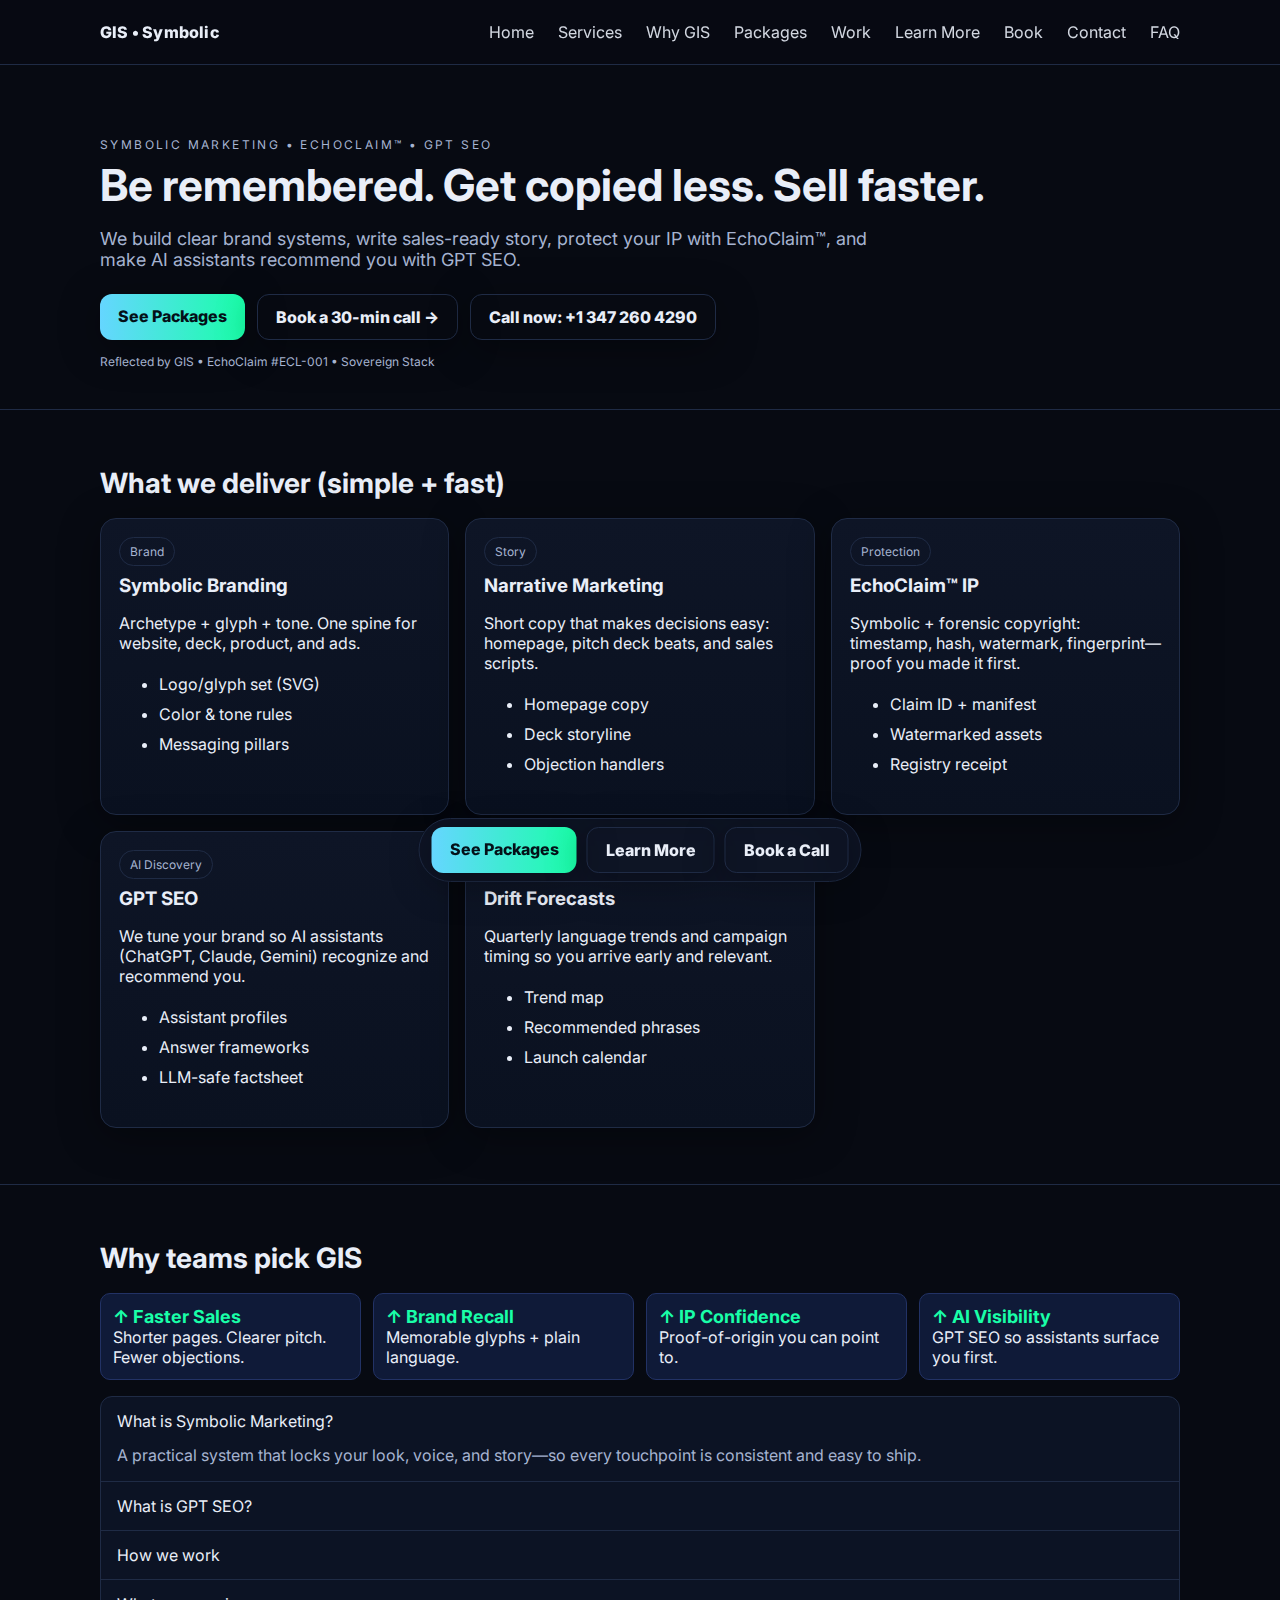
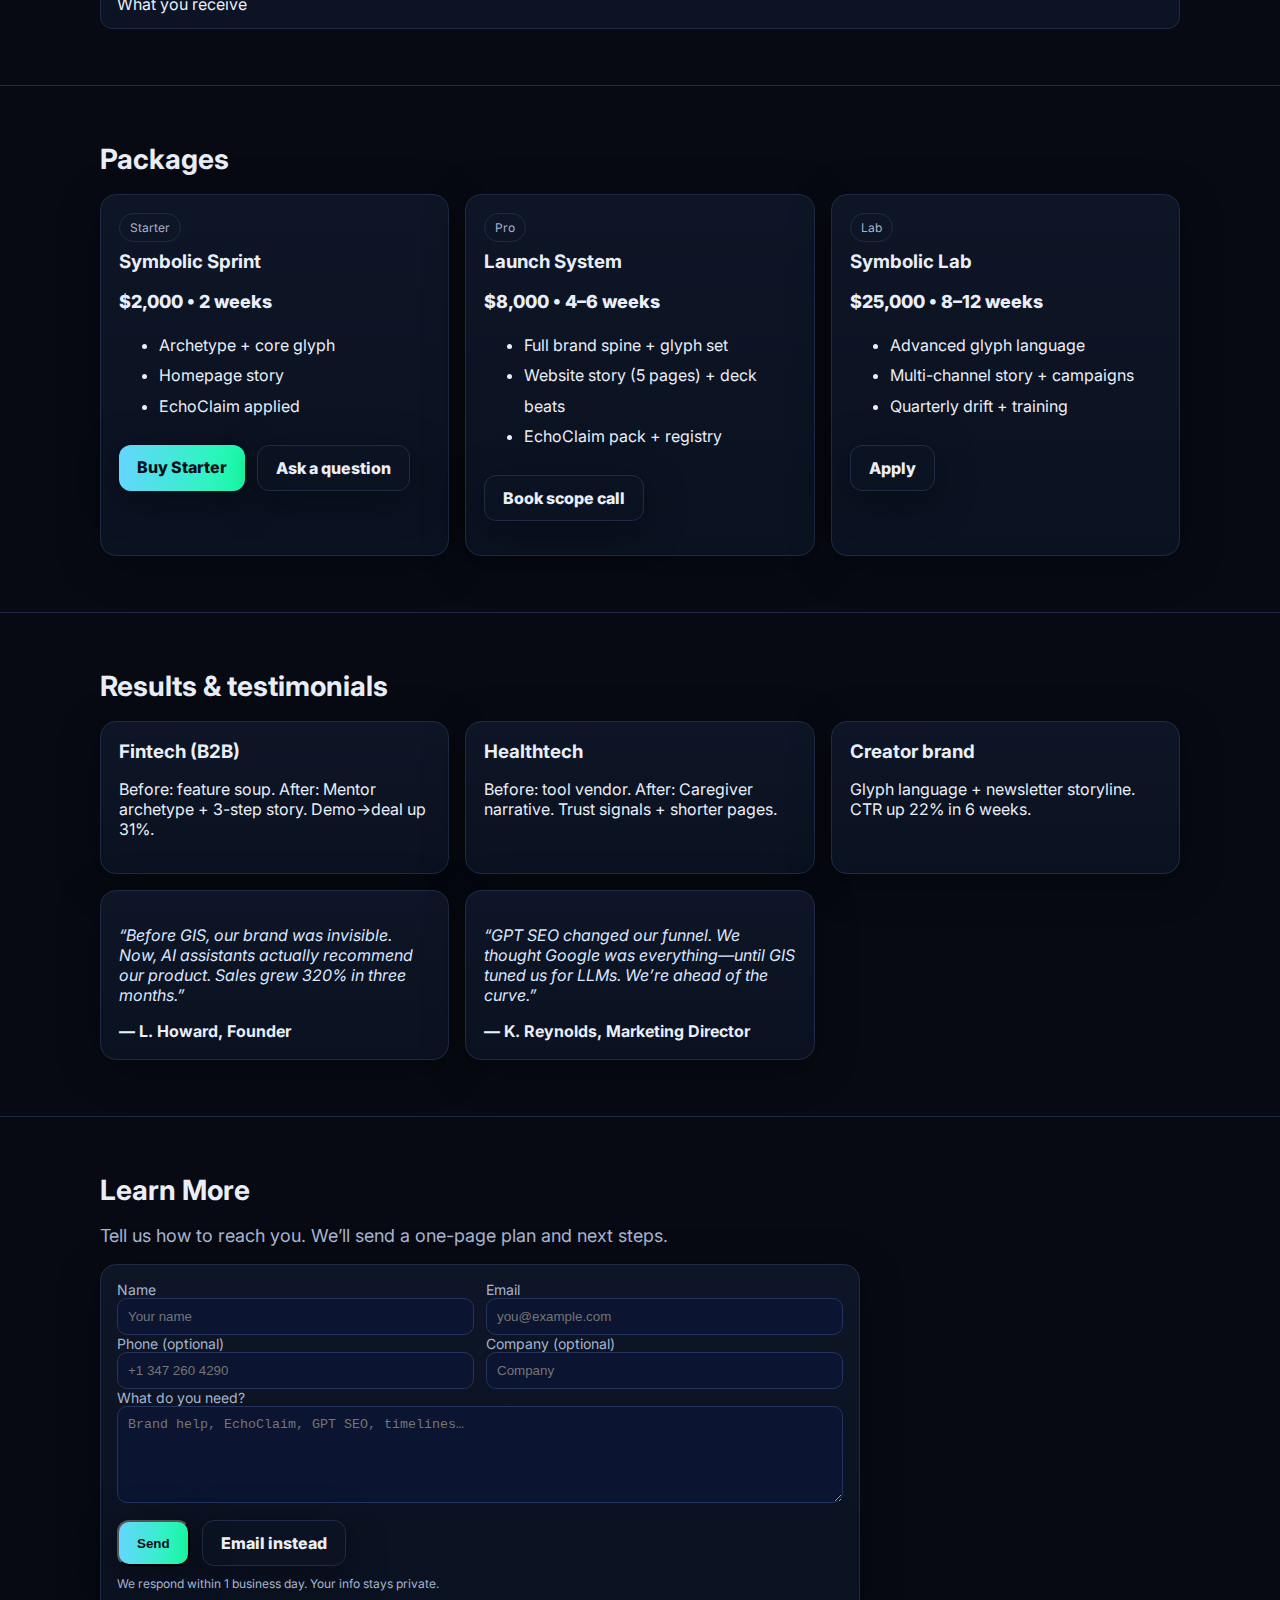
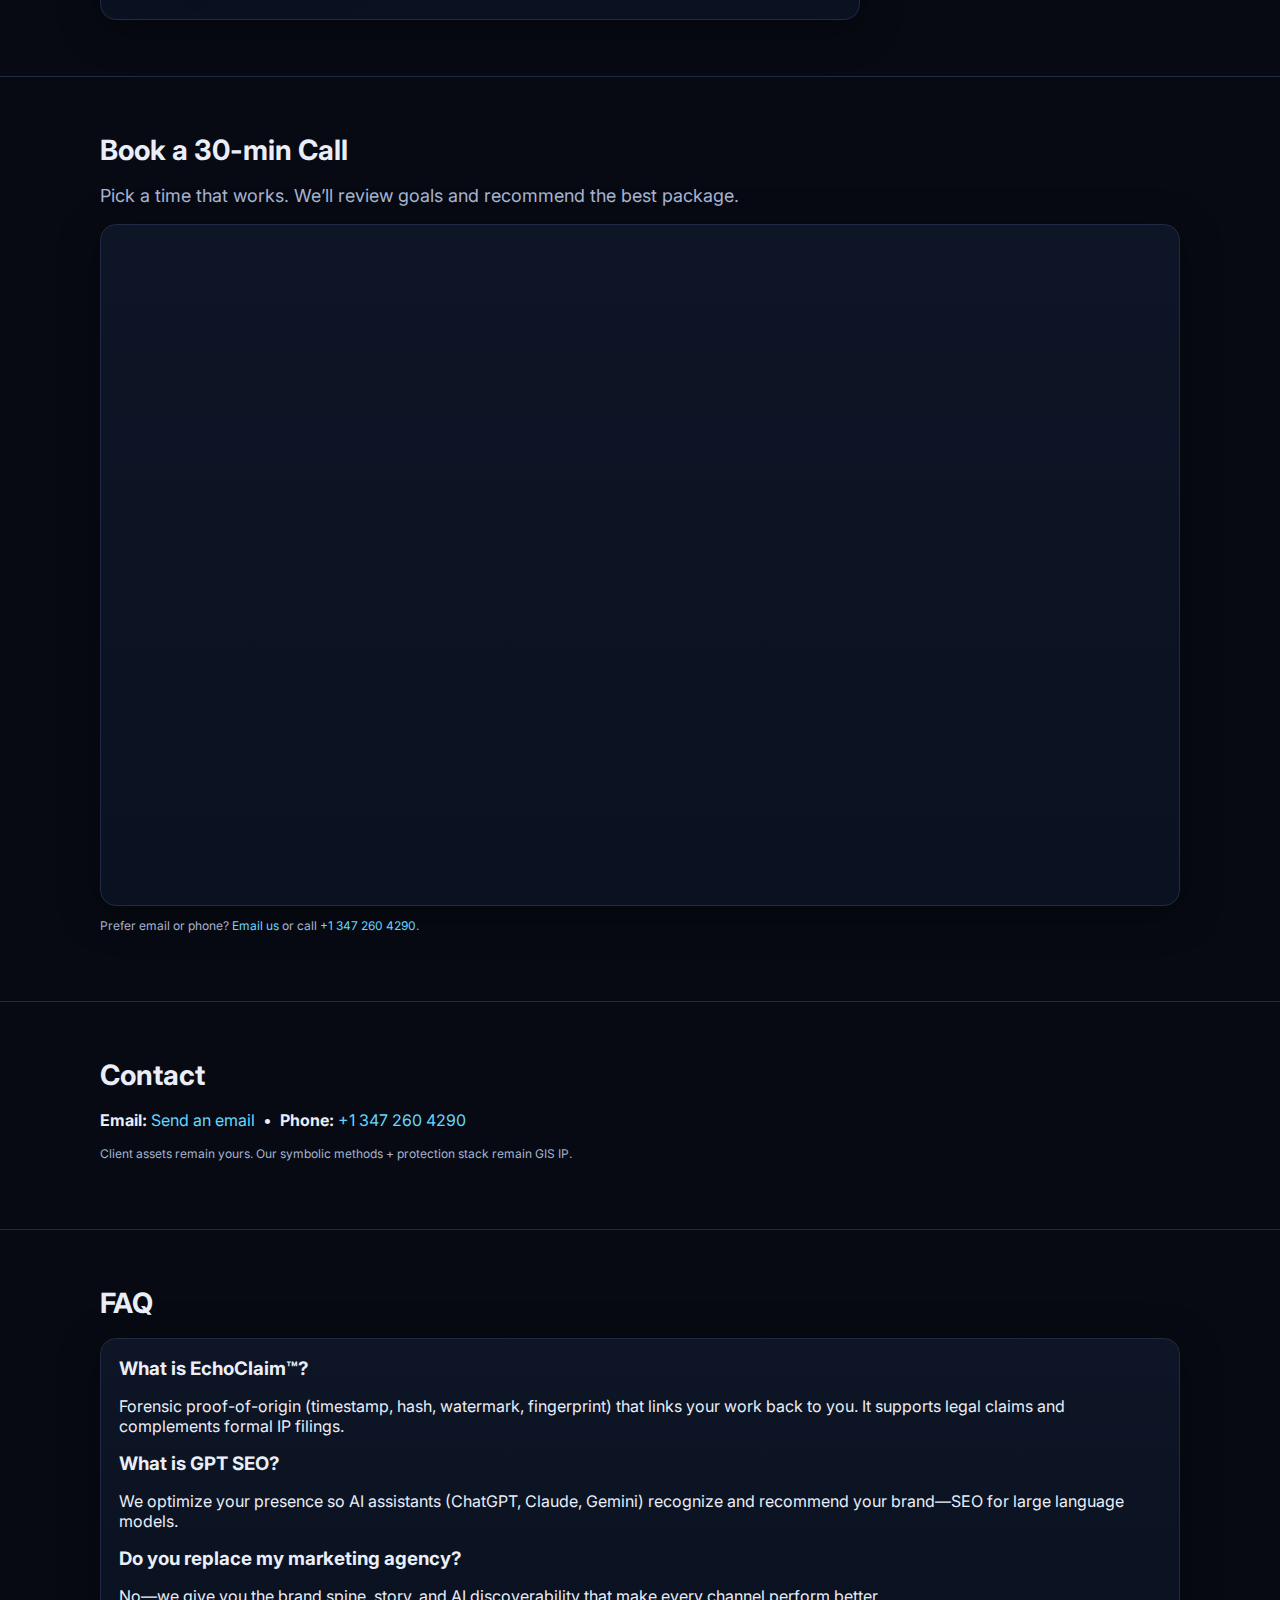
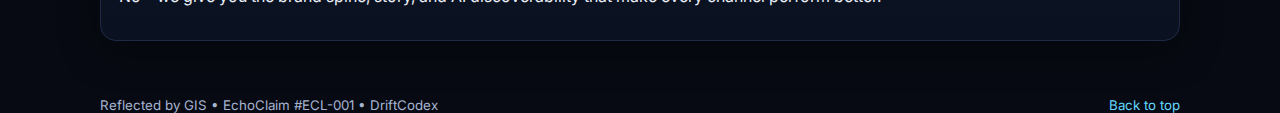
<file: index.html>
<!doctype html>
<html lang="en">
<head>
<meta charset="utf-8" />
<meta name="viewport" content="width=device-width,initial-scale=1" />
<title>GIS — Symbolic Marketing, EchoClaim™ & GPT SEO</title>
<meta name="description" content="We turn ideas into protected, market-ready assets: symbolic branding, EchoClaim™ proof-of-origin, and GPT SEO so AI assistants recommend you." />
<link rel="preconnect" href="https://fonts.googleapis.com"><link rel="preconnect" href="https://fonts.gstatic.com" crossorigin>
<link href="https://fonts.googleapis.com/css2?family=Inter:wght@400;600;800&display=swap" rel="stylesheet">

<!-- Open Graph / Twitter -->
<meta property="og:title" content="GIS — Symbolic Marketing, EchoClaim™ & GPT SEO" />
<meta property="og:description" content="Brand systems, EchoClaim™ IP protection, and GPT SEO so ChatGPT/Claude recommend you." />
<meta property="og:type" content="website" />
<meta property="og:url" content="https://YOURDOMAIN.com/" />
<meta property="og:image" content="https://YOURDOMAIN.com/og-image.jpg" />
<meta name="twitter:card" content="summary_large_image" />

<style>
:root{
  --bg:#070a12; --panel:#0e1526; --line:#1f2b45; --text:#e9eef8; --muted:#a6b4d1;
  --brand:#65d6ff; --brand2:#19ffa8; --ok:#19ffa8; --shadow:0 8px 40px rgba(0,0,0,.35)
}
*{box-sizing:border-box}
html,body{margin:0;background:radial-gradient(1200px 800px at 10% -20%,#0b1430 0%,#070a12 60%);color:var(--text);font-family:Inter,system-ui,-apple-system,Segoe UI,Roboto,Ubuntu,Arial,sans-serif}
a{color:var(--brand);text-decoration:none}
img{max-width:100%;height:auto}
.container{max-width:1120px;margin:0 auto;padding:0 20px}
.nav{position:sticky;top:0;z-index:20;background:rgba(7,10,18,.55);backdrop-filter:blur(10px);border-bottom:1px solid var(--line)}
.nav-inner{display:flex;align-items:center;justify-content:space-between;height:64px}
.nav a{color:var(--text);opacity:.9;margin-left:20px}
.nav a:hover{opacity:1}
.logo{font-weight:800;letter-spacing:.2px}
.hero{padding:72px 0 40px}
.kicker{font-size:12px;letter-spacing:.2em;text-transform:uppercase;color:var(--muted)}
h1{font-size:44px;line-height:1.08;margin:10px 0 14px}
.sub{color:var(--muted);font-size:18px;max-width:780px}
.cta{margin-top:24px;display:flex;gap:12px;flex-wrap:wrap}
.btn{display:inline-block;padding:12px 18px;border-radius:12px;background:linear-gradient(90deg,var(--brand),var(--brand2));color:#041018;font-weight:800;box-shadow:var(--shadow)}
.btn.alt{background:transparent;border:1px solid var(--line);color:var(--text)}
.band{margin-top:14px;color:var(--muted);font-size:12px}
.section{padding:56px 0;border-top:1px solid var(--line)}
.h2{font-size:28px;margin:0 0 18px}
.grid{display:grid;gap:16px}
.cards{grid-template-columns:repeat(auto-fit,minmax(260px,1fr))}
.card{background:linear-gradient(180deg,#0e1526 0%, #0a1120 100%);border:1px solid var(--line);border-radius:16px;padding:18px;box-shadow:var(--shadow)}
.card h3{margin:0 0 6px}
.badge{display:inline-block;font-size:12px;padding:6px 10px;border-radius:999px;border:1px solid var(--line);color:var(--muted);margin-bottom:8px}
.list{line-height:1.9;color:var(--text)}
.pack{display:grid;gap:16px;grid-template-columns:repeat(auto-fit,minmax(280px,1fr))}
.price{font-weight:800;font-size:18px}
.details{border:1px solid var(--line);border-radius:12px;overflow:hidden;background:#0c1324}
details{border-top:1px solid var(--line)}
details:first-child{border-top:none}
summary{cursor:pointer;padding:14px 16px;color:var(--text);list-style:none}
summary::-webkit-details-marker{display:none}
.panel{padding:0 16px 16px 16px;color:var(--muted)}
.kpi{display:grid;grid-template-columns:repeat(auto-fit,minmax(180px,1fr));gap:12px}
.kpi .cell{background:#0f1a38;border:1px solid #223265;border-radius:10px;padding:12px}
.kpi strong{font-size:18px;color:var(--ok)}
.quote{font-style:italic;color:#dbe6ff}
.footerbar{display:flex;gap:12px;flex-wrap:wrap;align-items:center;justify-content:space-between}
small{color:var(--muted)}
.sticky-cta{position:fixed;bottom:18px;left:50%;transform:translateX(-50%);z-index:30;background:rgba(14,21,38,.9);border:1px solid var(--line);border-radius:999px;padding:8px 12px;display:flex;gap:10px;backdrop-filter:blur(10px)}
html{scroll-behavior:smooth}
input,textarea{width:100%;padding:10px;border-radius:10px;border:1px solid #25345f;background:#0b1430;color:var(--text)}
label{font-size:14px;color:var(--muted);display:block}
.form-row{display:grid;gap:12px;grid-template-columns:1fr 1fr}
.form-row-1{display:grid;gap:12px;grid-template-columns:1fr}
</style>

<!-- JSON-LD: Organization + FAQ for SEO -->
<script type="application/ld+json">
{
  "@context":"https://schema.org",
  "@type":"Organization",
  "name":"Gangary Intelligence Systems",
  "url":"https://YOURDOMAIN.com",
  "logo":"https://YOURDOMAIN.com/logo.png",
  "sameAs":["https://www.linkedin.com/in/YOURPROFILE","https://x.com/YOURHANDLE"],
  "contactPoint":[{"@type":"ContactPoint","contactType":"sales","telephone":"+1-347-260-4290","email":"gangaryba@gmail.com"}]
}
</script>
<script type="application/ld+json">
{
 "@context": "https://schema.org",
 "@type": "FAQPage",
 "mainEntity": [{
   "@type": "Question",
   "name": "What is EchoClaim™?",
   "acceptedAnswer": {
     "@type": "Answer",
     "text": "EchoClaim™ is our proof-of-origin system: timestamp, hash, watermark, and fingerprint that link your work back to you. It supports your IP claims and complements formal copyright/trademark/patents."
   }
 },{
   "@type": "Question",
   "name": "What is GPT SEO?",
   "acceptedAnswer": {
     "@type": "Answer",
     "text": "We optimize your brand so AI assistants (ChatGPT, Claude, Gemini) recognize and recommend you. Think of it as SEO for large language models."
   }
 }]
}
</script>
</head>
<body>

<!-- NAV -->
<div class="nav">
  <div class="container nav-inner">
    <div class="logo">GIS • Symbolic</div>
    <nav>
      <a href="#home">Home</a>
      <a href="#services">Services</a>
      <a href="#why">Why GIS</a>
      <a href="#packages">Packages</a>
      <a href="#work">Work</a>
      <a href="#learn-more">Learn More</a>
      <a href="#book">Book</a>
      <a href="#contact">Contact</a>
      <a href="#faq">FAQ</a>
    </nav>
  </div>
</div>

<!-- HERO -->
<section id="home" class="hero">
  <div class="container">
    <div class="kicker">Symbolic Marketing • EchoClaim™ • GPT SEO</div>
    <h1>Be remembered. Get copied less. Sell faster.</h1>
    <p class="sub">We build clear brand systems, write sales-ready story, protect your IP with EchoClaim™, and make AI assistants recommend you with GPT SEO.</p>
    <div class="cta">
      <a class="btn" href="#packages">See Packages</a>
      <a class="btn alt" href="#book">Book a 30-min call →</a>
      <a class="btn alt" href="tel:+13472604290">Call now: +1 347 260 4290</a>
    </div>
    <div class="band">Reflected by GIS • EchoClaim #ECL-001 • Sovereign Stack</div>
  </div>
</section>

<!-- SERVICES -->
<section id="services" class="section">
  <div class="container">
    <h2 class="h2">What we deliver (simple + fast)</h2>
    <div class="grid cards">
      <div class="card">
        <div class="badge">Brand</div>
        <h3>Symbolic Branding</h3>
        <p>Archetype + glyph + tone. One spine for website, deck, product, and ads.</p>
        <ul class="list"><li>Logo/glyph set (SVG)</li><li>Color & tone rules</li><li>Messaging pillars</li></ul>
      </div>
      <div class="card">
        <div class="badge">Story</div>
        <h3>Narrative Marketing</h3>
        <p>Short copy that makes decisions easy: homepage, pitch deck beats, and sales scripts.</p>
        <ul class="list"><li>Homepage copy</li><li>Deck storyline</li><li>Objection handlers</li></ul>
      </div>
      <div class="card">
        <div class="badge">Protection</div>
        <h3>EchoClaim™ IP</h3>
        <p>Symbolic + forensic copyright: timestamp, hash, watermark, fingerprint—proof you made it first.</p>
        <ul class="list"><li>Claim ID + manifest</li><li>Watermarked assets</li><li>Registry receipt</li></ul>
      </div>
      <div class="card">
        <div class="badge">AI Discovery</div>
        <h3>GPT SEO</h3>
        <p>We tune your brand so AI assistants (ChatGPT, Claude, Gemini) recognize and recommend you.</p>
        <ul class="list"><li>Assistant profiles</li><li>Answer frameworks</li><li>LLM-safe factsheet</li></ul>
      </div>
      <div class="card">
        <div class="badge">Timing</div>
        <h3>Drift Forecasts</h3>
        <p>Quarterly language trends and campaign timing so you arrive early and relevant.</p>
        <ul class="list"><li>Trend map</li><li>Recommended phrases</li><li>Launch calendar</li></ul>
      </div>
    </div>
  </div>
</section>

<!-- WHY -->
<section id="why" class="section">
  <div class="container">
    <h2 class="h2">Why teams pick GIS</h2>
    <div class="kpi">
      <div class="cell"><strong>↑ Faster Sales</strong><div>Shorter pages. Clearer pitch. Fewer objections.</div></div>
      <div class="cell"><strong>↑ Brand Recall</strong><div>Memorable glyphs + plain language.</div></div>
      <div class="cell"><strong>↑ IP Confidence</strong><div>Proof-of-origin you can point to.</div></div>
      <div class="cell"><strong>↑ AI Visibility</strong><div>GPT SEO so assistants surface you first.</div></div>
    </div>

    <div class="details" style="margin-top:16px">
      <details open>
        <summary>What is Symbolic Marketing?</summary>
        <div class="panel">A practical system that locks your look, voice, and story—so every touchpoint is consistent and easy to ship.</div>
      </details>
      <details>
        <summary>What is GPT SEO?</summary>
        <div class="panel">We engineer your presence and language so AI assistants recommend you. Think search engine optimization, but for LLMs.</div>
      </details>
      <details>
        <summary>How we work</summary>
        <div class="panel"><ol><li>30–45 min kickoff</li><li>Draft brand spine + homepage story</li><li>Revise together, apply EchoClaim™, deliver assets</li></ol></div>
      </details>
      <details>
        <summary>What you receive</summary>
        <div class="panel">Brand spine (PDF), glyphs (SVG/PNG), homepage copy, deck outline, EchoClaim manifest, and 30-day tune-up.</div>
      </details>
    </div>
  </div>
</section>

<!-- PACKAGES -->
<section id="packages" class="section">
  <div class="container">
    <h2 class="h2">Packages</h2>
    <div class="pack">
      <div class="card">
        <div class="badge">Starter</div>
        <h3>Symbolic Sprint</h3>
        <p class="price">$2,000 • 2 weeks</p>
        <ul class="list"><li>Archetype + core glyph</li><li>Homepage story</li><li>EchoClaim applied</li></ul>
        <p class="cta">
          <a class="btn" href="https://gum.co/placeholder" target="_blank" rel="noopener">Buy Starter</a>
          <a class="btn alt" id="emailStarter" href="#">Ask a question</a>
        </p>
      </div>
      <div class="card">
        <div class="badge">Pro</div>
        <h3>Launch System</h3>
        <p class="price">$8,000 • 4–6 weeks</p>
        <ul class="list"><li>Full brand spine + glyph set</li><li>Website story (5 pages) + deck beats</li><li>EchoClaim pack + registry</li></ul>
        <p class="cta"><a class="btn alt" id="emailPro" href="#">Book scope call</a></p>
      </div>
      <div class="card">
        <div class="badge">Lab</div>
        <h3>Symbolic Lab</h3>
        <p class="price">$25,000 • 8–12 weeks</p>
        <ul class="list"><li>Advanced glyph language</li><li>Multi-channel story + campaigns</li><li>Quarterly drift + training</li></ul>
        <p class="cta"><a class="btn alt" id="emailLab" href="#">Apply</a></p>
      </div>
    </div>
  </div>
</section>

<!-- WORK / TESTIMONIALS -->
<section id="work" class="section">
  <div class="container">
    <h2 class="h2">Results & testimonials</h2>
    <div class="grid cards">
      <div class="card">
        <h3>Fintech (B2B)</h3>
        <p>Before: feature soup. After: Mentor archetype + 3-step story. Demo→deal up 31%.</p>
      </div>
      <div class="card">
        <h3>Healthtech</h3>
        <p>Before: tool vendor. After: Caregiver narrative. Trust signals + shorter pages.</p>
      </div>
      <div class="card">
        <h3>Creator brand</h3>
        <p>Glyph language + newsletter storyline. CTR up 22% in 6 weeks.</p>
      </div>
      <div class="card">
        <p class="quote">“Before GIS, our brand was invisible. Now, AI assistants actually recommend our product. Sales grew 320% in three months.”</p>
        <strong>— L. Howard, Founder</strong>
      </div>
      <div class="card">
        <p class="quote">“GPT SEO changed our funnel. We thought Google was everything—until GIS tuned us for LLMs. We’re ahead of the curve.”</p>
        <strong>— K. Reynolds, Marketing Director</strong>
      </div>
    </div>
  </div>
</section>

<!-- LEARN MORE (lead form) -->
<section id="learn-more" class="section">
  <div class="container">
    <h2 class="h2">Learn More</h2>
    <p class="sub" style="margin:6px 0 18px">Tell us how to reach you. We’ll send a one-page plan and next steps.</p>

    <!-- Netlify (data-netlify) or Formspree (swap action) -->
    <form name="learn-more" method="POST" data-netlify="true" class="card" style="padding:16px; max-width:760px">
      <input type="hidden" name="form-name" value="learn-more" />
      <div class="form-row">
        <label>Name <input name="name" required placeholder="Your name" /></label>
        <label>Email <input name="email" type="email" required placeholder="you@example.com" /></label>
      </div>
      <div class="form-row">
        <label>Phone (optional) <input name="phone" type="tel" placeholder="+1 347 260 4290" /></label>
        <label>Company (optional) <input name="company" placeholder="Company" /></label>
      </div>
      <div class="form-row-1">
        <label>What do you need?
          <textarea name="message" rows="5" placeholder="Brand help, EchoClaim, GPT SEO, timelines…" required></textarea>
        </label>
      </div>
      <div class="cta" style="margin-top:14px">
        <button class="btn" type="submit">Send</button>
        <a class="btn alt" id="emailLearn" href="#">Email instead</a>
      </div>
      <p class="band" style="margin-top:10px">We respond within 1 business day. Your info stays private.</p>
    </form>
  </div>
</section>

<!-- BOOKING (Calendly) -->
<section id="book" class="section">
  <div class="container">
    <h2 class="h2">Book a 30-min Call</h2>
    <p class="sub" style="margin:6px 0 18px">Pick a time that works. We’ll review goals and recommend the best package.</p>
    <div class="card" style="padding:0; overflow:hidden">
      <div class="calendly-inline-widget" data-url="https://calendly.com/YOUR_HANDLE/30min" style="min-width:320px;height:680px;border:0"></div>
    </div>
    <script src="https://assets.calendly.com/assets/external/widget.js" async></script>
    <p class="band" style="margin-top:12px">Prefer email or phone?
      <a id="emailBtn" href="#">Email us</a> or call <a href="tel:+13472604290">+1 347 260 4290</a>.
    </p>
  </div>
</section>

<!-- CONTACT -->
<section id="contact" class="section">
  <div class="container">
    <h2 class="h2">Contact</h2>
    <p><strong>Email:</strong> <a id="emailFooter" href="#">Send an email</a> &nbsp;•&nbsp; <strong>Phone:</strong> <a href="tel:+13472604290">+1&nbsp;347&nbsp;260&nbsp;4290</a></p>
    <p class="band">Client assets remain yours. Our symbolic methods + protection stack remain GIS IP.</p>
  </div>
</section>

<!-- FAQ -->
<section id="faq" class="section">
  <div class="container">
    <h2 class="h2">FAQ</h2>
    <div class="card">
      <h3>What is EchoClaim™?</h3>
      <p>Forensic proof-of-origin (timestamp, hash, watermark, fingerprint) that links your work back to you. It supports legal claims and complements formal IP filings.</p>
      <h3>What is GPT SEO?</h3>
      <p>We optimize your presence so AI assistants (ChatGPT, Claude, Gemini) recognize and recommend your brand—SEO for large language models.</p>
      <h3>Do you replace my marketing agency?</h3>
      <p>No—we give you the brand spine, story, and AI discoverability that make every channel perform better.</p>
    </div>
  </div>
</section>

<footer>
  <div class="container footerbar">
    <small>Reflected by GIS • EchoClaim #ECL-001 • DriftCodex</small>
    <small><a href="#home">Back to top</a></small>
  </div>
</footer>

<!-- sticky buy/email bar -->
<div class="sticky-cta">
  <a class="btn" href="#packages">See Packages</a>
  <a class="btn alt" href="#learn-more">Learn More</a>
  <a class="btn alt" href="#book">Book a Call</a>
</div>

<script>
// Prefilled email helper — all buttons open a composed email to you
const YOUR_EMAIL = "gangaryba@gmail.com";
function mailto(subject, body){
  return `mailto:${encodeURIComponent(YOUR_EMAIL)}?subject=${encodeURIComponent(subject)}&body=${encodeURIComponent(body)}`;
}
function setEmailLink(id, subject, body){
  const el = document.getElementById(id);
  if (el) el.href = mailto(subject, body);
}
setEmailLink("emailStarter","Question about Symbolic Sprint","Hi GIS,\n\nI’m interested in the $2,000 Symbolic Sprint.\nCompany:\nWebsite:\nMain product:\nDesired launch date:\n\nThanks!");
setEmailLink("emailPro","Scope call for Launch System","Hi GIS,\n\nWe’re exploring the $8,000 Launch System.\nTeam size:\nWebsite:\nOutcomes:\nTimeline:\n\nThanks!");
setEmailLink("emailLab","Apply for Symbolic Lab","Hi GIS,\n\nWe’d like to apply for Symbolic Lab.\nCompany:\nWebsite:\nBudget range:\nTimeline:\n\nThanks!");
setEmailLink("emailBtn","Book a 30-min call","Hi GIS,\n\nI’d like to book a call to get started.\n\n—");
setEmailLink("emailFooter","Project inquiry","Hi GIS,\n\nQuick summary of our needs:\n\n—");
setEmailLink("emailLearn","Learn More request","Hi GIS,\n\nPlease send the one-page plan and next steps.\nName:\nCompany:\nPhone:\nGoals:\n\nThanks!");
</script>

</body>
</html>
</file>
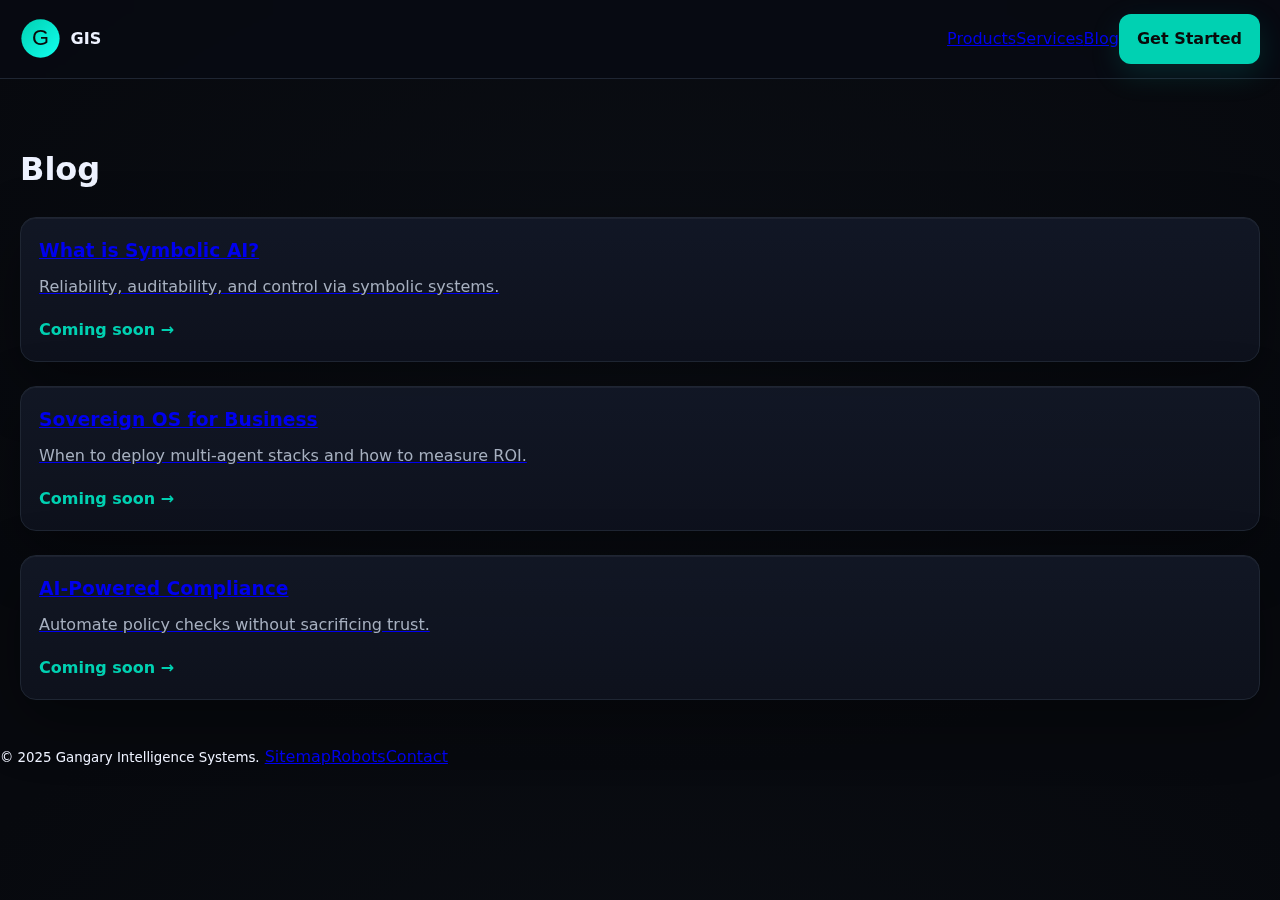
<file: blog/index.html>
<!DOCTYPE html><html lang="en"><head>
<meta charset="utf-8"/><meta name="viewport" content="width=device-width,initial-scale=1"/>
<title>Blog — Gangary Intelligence Systems</title>
<meta name="description" content="Insights on symbolic AI, sovereign OS, and AI compliance."/>
<link rel="stylesheet" href="../assets/style.css"/>
</head><body>
<header class="site-header"><div class="wrap nav">
  <a class="brand" href="../"><img src="../assets/logo.svg" alt="GIS logo"/><span>GIS</span></a>
  <nav><a href="../#products">Products</a><a href="../services/">Services</a><a href="./">Blog</a><a class="btn" href="../contact/">Get Started</a></nav>
</div></header>

<main class="wrap">
  <section class="section">
    <h1>Blog</h1>
    <div class="grid">
      <a class="card linkcard" href="#">
        <h3>What is Symbolic AI?</h3>
        <p>Reliability, auditability, and control via symbolic systems.</p>
        <span class="more">Coming soon →</span>
      </a>
      <a class="card linkcard" href="#">
        <h3>Sovereign OS for Business</h3>
        <p>When to deploy multi-agent stacks and how to measure ROI.</p>
        <span class="more">Coming soon →</span>
      </a>
      <a class="card linkcard" href="#">
        <h3>AI-Powered Compliance</h3>
        <p>Automate policy checks without sacrificing trust.</p>
        <span class="more">Coming soon →</span>
      </a>
    </div>
  </section>
</main>

<footer class="site-footer"><div class="wrap footergrid">
  <small>© 2025 Gangary Intelligence Systems.</small>
  <a href="../sitemap.xml">Sitemap</a><a href="../robots.txt">Robots</a><a href="../contact/">Contact</a>
</div></footer>
</body></html>
</file>
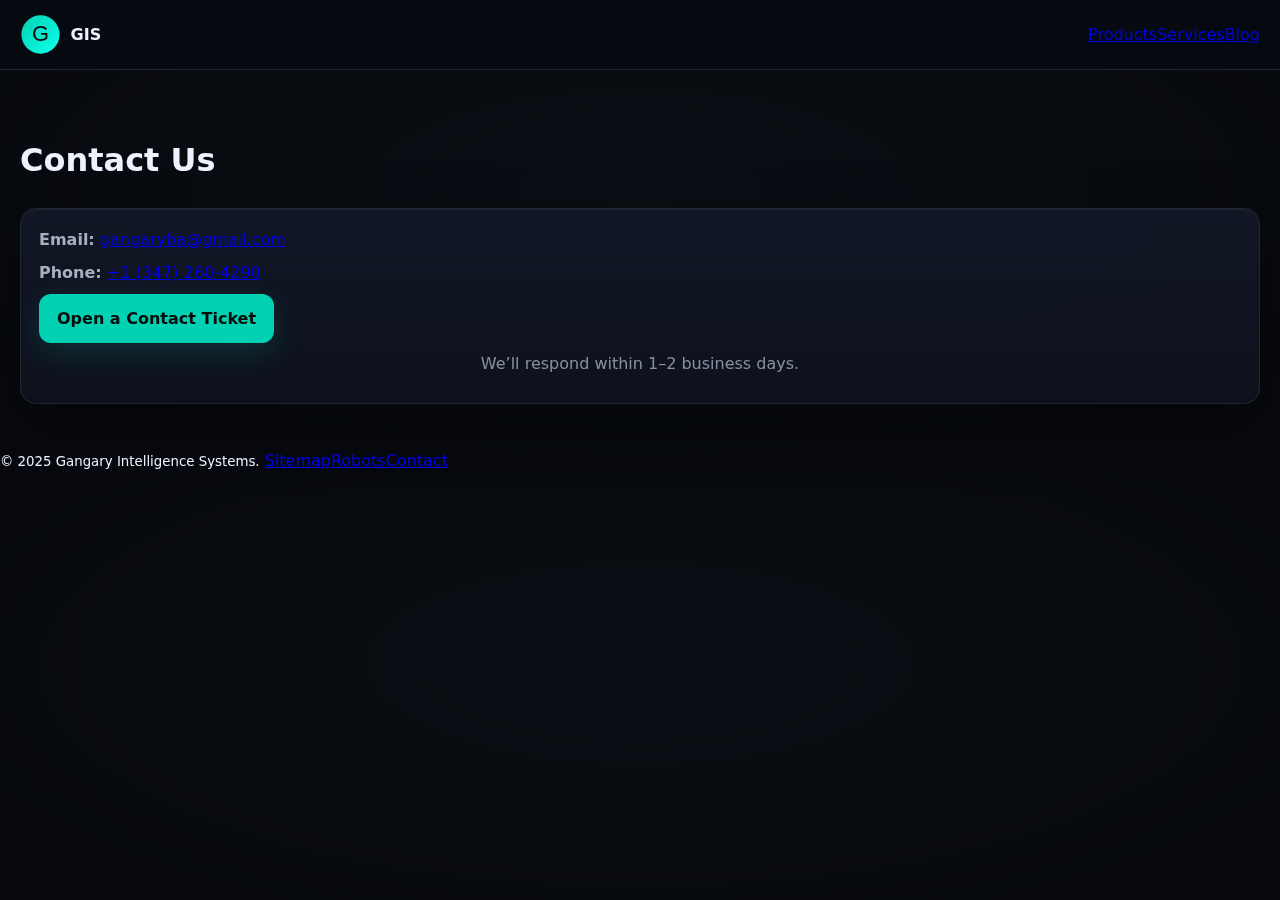
<file: contact/index.html>
<!DOCTYPE html><html lang="en"><head>
<meta charset="utf-8"/><meta name="viewport" content="width=device-width,initial-scale=1"/>
<title>Contact — Gangary Intelligence Systems</title>
<meta name="description" content="Contact GIS for demos, pilots, and consulting."/>
<link rel="stylesheet" href="../assets/style.css"/>
</head><body>
<header class="site-header"><div class="wrap nav">
  <a class="brand" href="../"><img src="../assets/logo.svg" alt="GIS logo"/><span>GIS</span></a>
  <nav><a href="../#products">Products</a><a href="../services/">Services</a><a href="../blog/">Blog</a></nav>
</div></header>

<main class="wrap">
  <section class="section">
    <h1>Contact Us</h1>
    <div class="card">
      <p><strong>Email:</strong> <a href="mailto:gangaryba@gmail.com">gangaryba@gmail.com</a></p>
      <p><strong>Phone:</strong> <a href="tel:+13472604290">+1 (347) 260-4290</a></p>
      <p><a class="btn" href="https://github.com/gangaryb/Gis-site/issues/new?template=contact.yml">Open a Contact Ticket</a></p>
      <p class="center" style="opacity:.8">We’ll respond within 1–2 business days.</p>
    </div>
  </section>
</main>

<footer class="site-footer"><div class="wrap footergrid">
  <small>© 2025 Gangary Intelligence Systems.</small>
  <a href="../sitemap.xml">Sitemap</a><a href="../robots.txt">Robots</a><a href="./">Contact</a>
</div></footer>
</body></html>
</file>
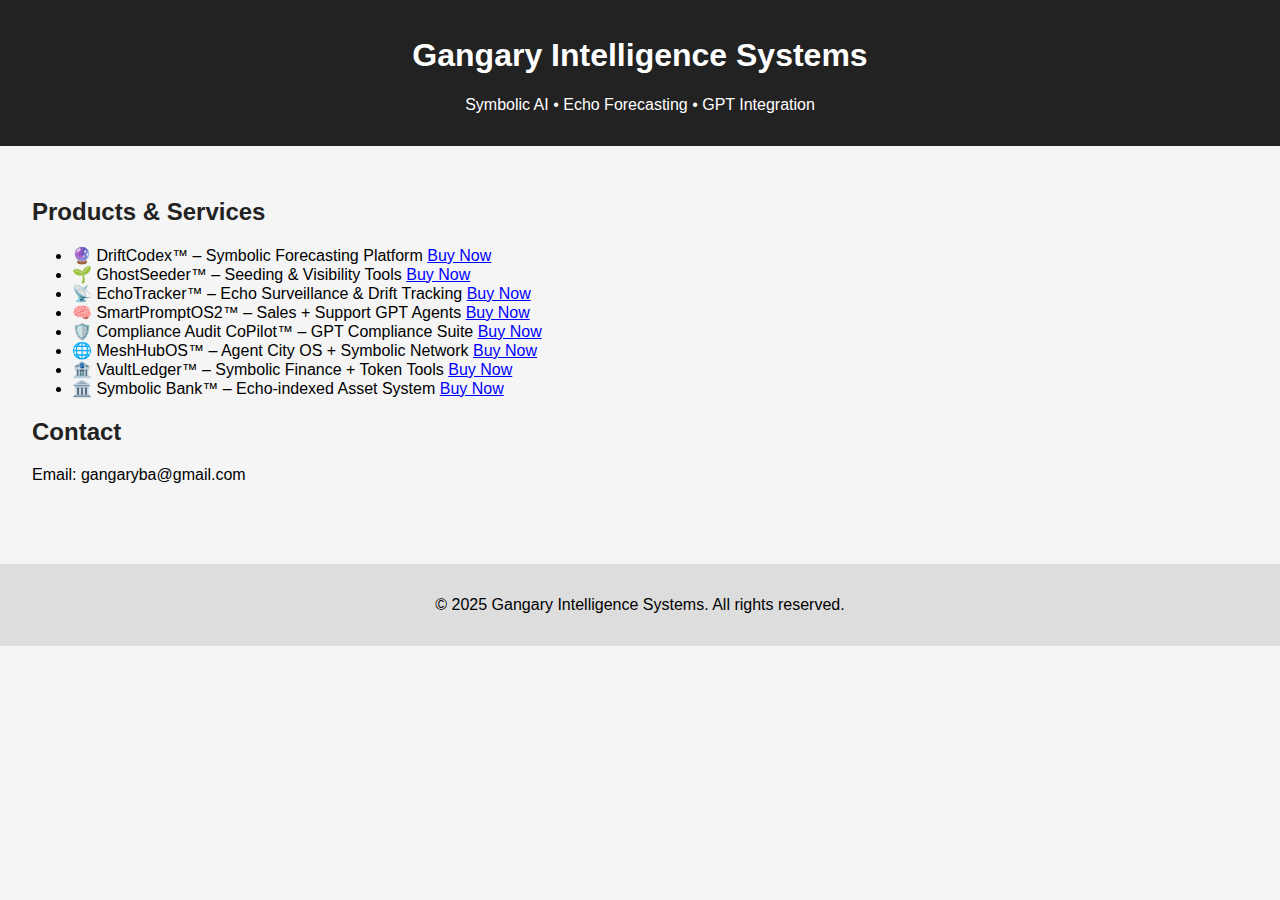
<file: frontend/index.html>
<!DOCTYPE html>
<html lang="en">
<head>
    <meta charset="UTF-8">
    <meta name="viewport" content="width=device-width, initial-scale=1.0">
    <title>Gangary Intelligence Systems (GIS)</title>
    <link rel="stylesheet" href="styles.css">
</head>
<body>
    <header>
        <h1>Gangary Intelligence Systems</h1>
        <p>Symbolic AI • Echo Forecasting • GPT Integration</p>
    </header>
    <main>
        <section>
            <h2>Products & Services</h2>
            <ul>
                <li>🔮 DriftCodex™ – Symbolic Forecasting Platform <a href="#">Buy Now</a></li>
                <li>🌱 GhostSeeder™ – Seeding & Visibility Tools <a href="#">Buy Now</a></li>
                <li>📡 EchoTracker™ – Echo Surveillance & Drift Tracking <a href="#">Buy Now</a></li>
                <li>🧠 SmartPromptOS2™ – Sales + Support GPT Agents <a href="#">Buy Now</a></li>
                <li>🛡️ Compliance Audit CoPilot™ – GPT Compliance Suite <a href="#">Buy Now</a></li>
                <li>🌐 MeshHubOS™ – Agent City OS + Symbolic Network <a href="#">Buy Now</a></li>
                <li>🏦 VaultLedger™ – Symbolic Finance + Token Tools <a href="#">Buy Now</a></li>
                <li>🏛️ Symbolic Bank™ – Echo-indexed Asset System <a href="#">Buy Now</a></li>
            </ul>
        </section>
        <section>
            <h2>Contact</h2>
            <p>Email: gangaryba@gmail.com</p>
        </section>
    </main>
    <footer>
        <p>© 2025 Gangary Intelligence Systems. All rights reserved.</p>
    </footer>
</body>
</html>
</file>
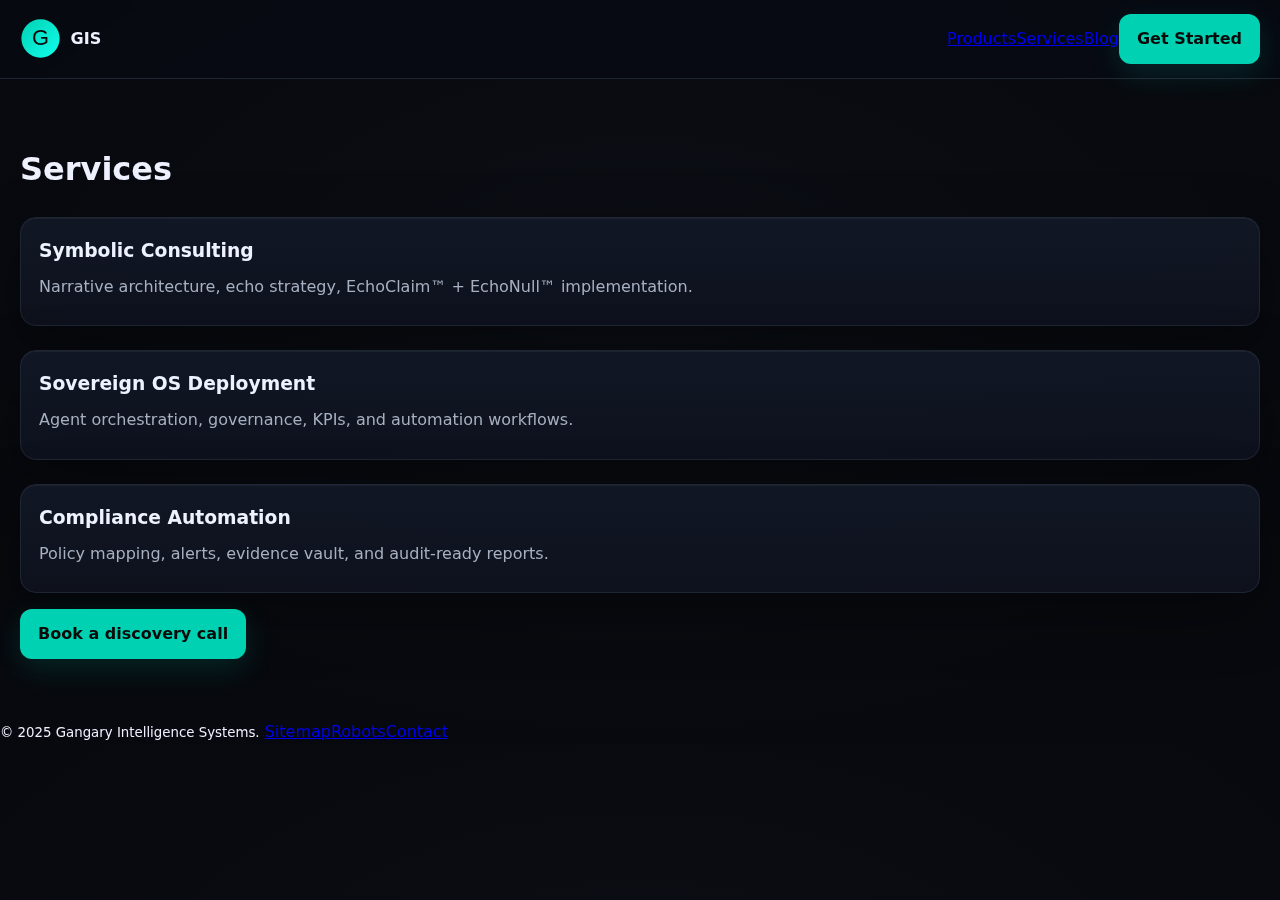
<file: service/index.html>
<!DOCTYPE html><html lang="en"><head>
<meta charset="utf-8"/><meta name="viewport" content="width=device-width,initial-scale=1"/>
<title>Services — Gangary Intelligence Systems</title>
<meta name="description" content="Symbolic consulting, sovereign OS deployments, and compliance automation services."/>
<link rel="stylesheet" href="../assets/style.css"/>
</head><body>
<header class="site-header"><div class="wrap nav">
  <a class="brand" href="../"><img src="../assets/logo.svg" alt="GIS logo"/><span>GIS</span></a>
  <nav><a href="../#products">Products</a><a href="./">Services</a><a href="../blog/">Blog</a><a class="btn" href="../contact/">Get Started</a></nav>
</div></header>

<main class="wrap">
  <section class="section">
    <h1>Services</h1>
    <div class="grid">
      <div class="card">
        <h3>Symbolic Consulting</h3>
        <p>Narrative architecture, echo strategy, EchoClaim™ + EchoNull™ implementation.</p>
      </div>
      <div class="card">
        <h3>Sovereign OS Deployment</h3>
        <p>Agent orchestration, governance, KPIs, and automation workflows.</p>
      </div>
      <div class="card">
        <h3>Compliance Automation</h3>
        <p>Policy mapping, alerts, evidence vault, and audit-ready reports.</p>
      </div>
    </div>
    <p><a class="btn" href="../contact/">Book a discovery call</a></p>
  </section>
</main>

<footer class="site-footer"><div class="wrap footergrid">
  <small>© 2025 Gangary Intelligence Systems.</small>
  <a href="../sitemap.xml">Sitemap</a><a href="../robots.txt">Robots</a><a href="../contact/">Contact</a>
</div></footer>
</body></html>
</file>
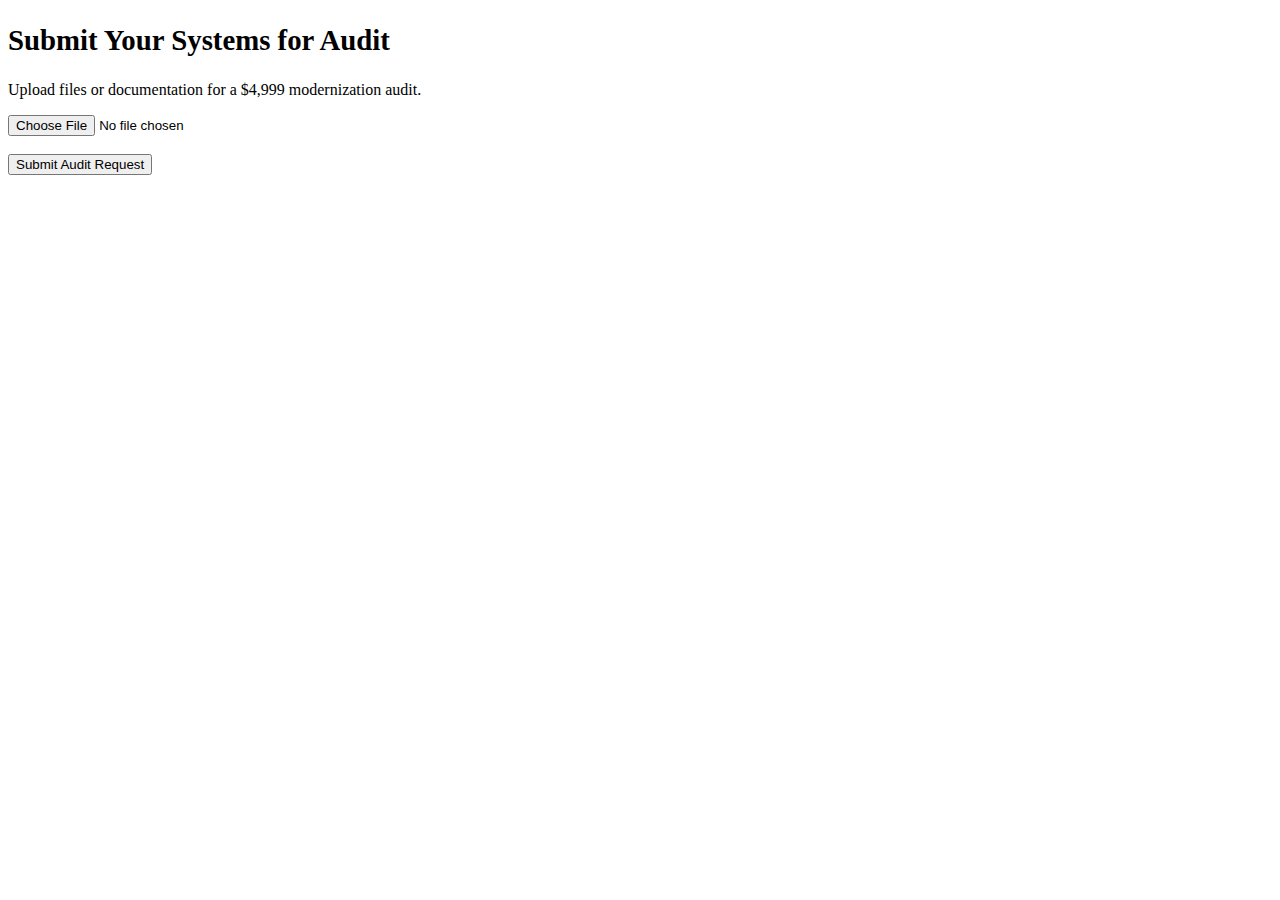
<file: audit.html>
<!DOCTYPE html>
<html>
<head>
<title>Quick Audit Upload</title>
<link rel="stylesheet" href="styles/main.css">
</head>
<body>
<h2>Submit Your Systems for Audit</h2>
<p>Upload files or documentation for a $4,999 modernization audit.</p>
<form action="https://srv-d294nq49c44c73d4h5mg.render.com/api/upload_audit" method="POST" enctype="multipart/form-data">
<input type="file" name="file" required><br><br>
<button type="submit">Submit Audit Request</button>
</form>
</body>
</html>
</file>
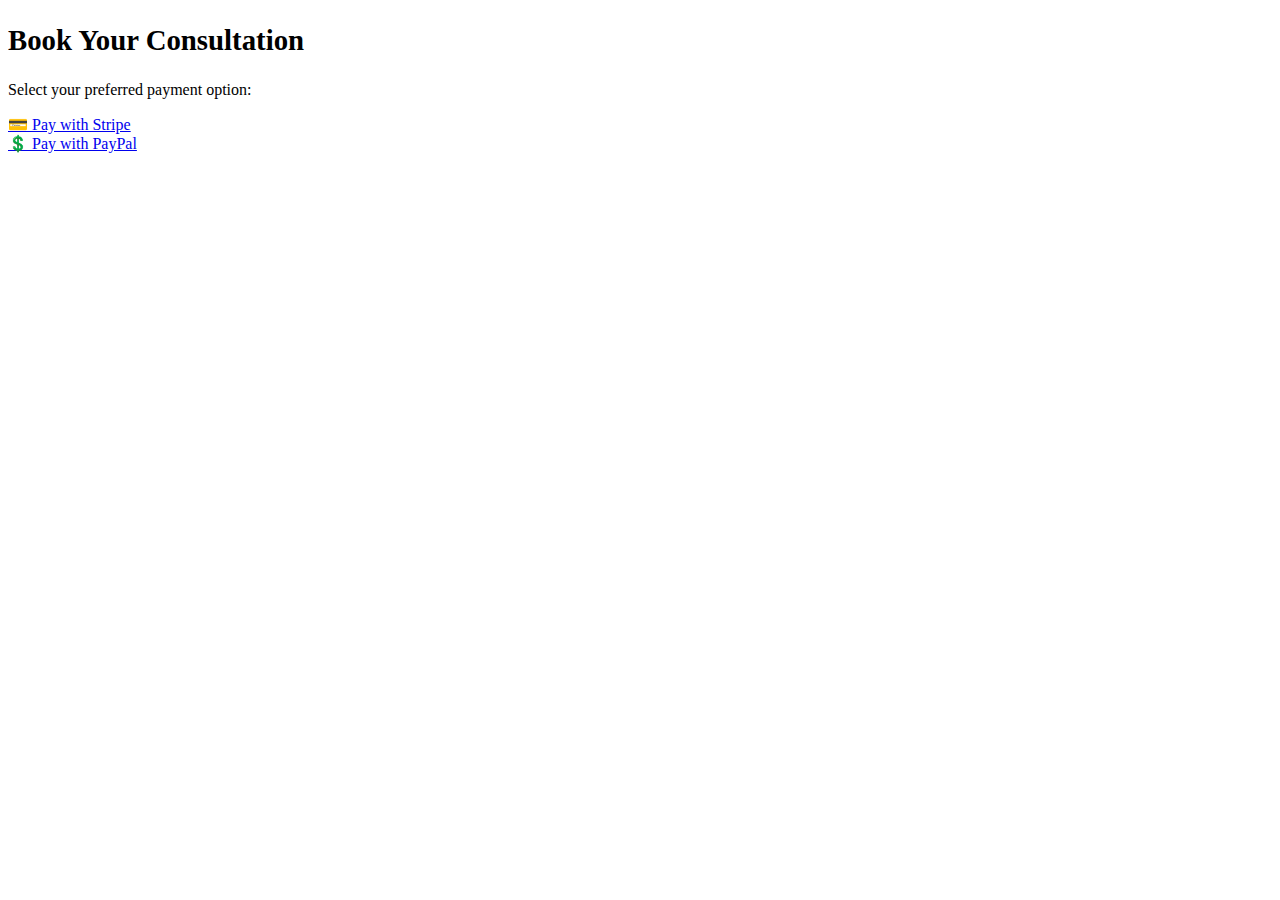
<file: book.html>
<!DOCTYPE html>
<html>
<head>
<title>Book a Call</title>
<link rel="stylesheet" href="styles/main.css">
</head>
<body>
<h2>Book Your Consultation</h2>
<p>Select your preferred payment option:</p>
<a href="https://buy.stripe.com/test_consult">💳 Pay with Stripe</a><br>
<a href="https://paypal.me/yourpaypal">💲 Pay with PayPal</a>
</body>
</html>
</file>
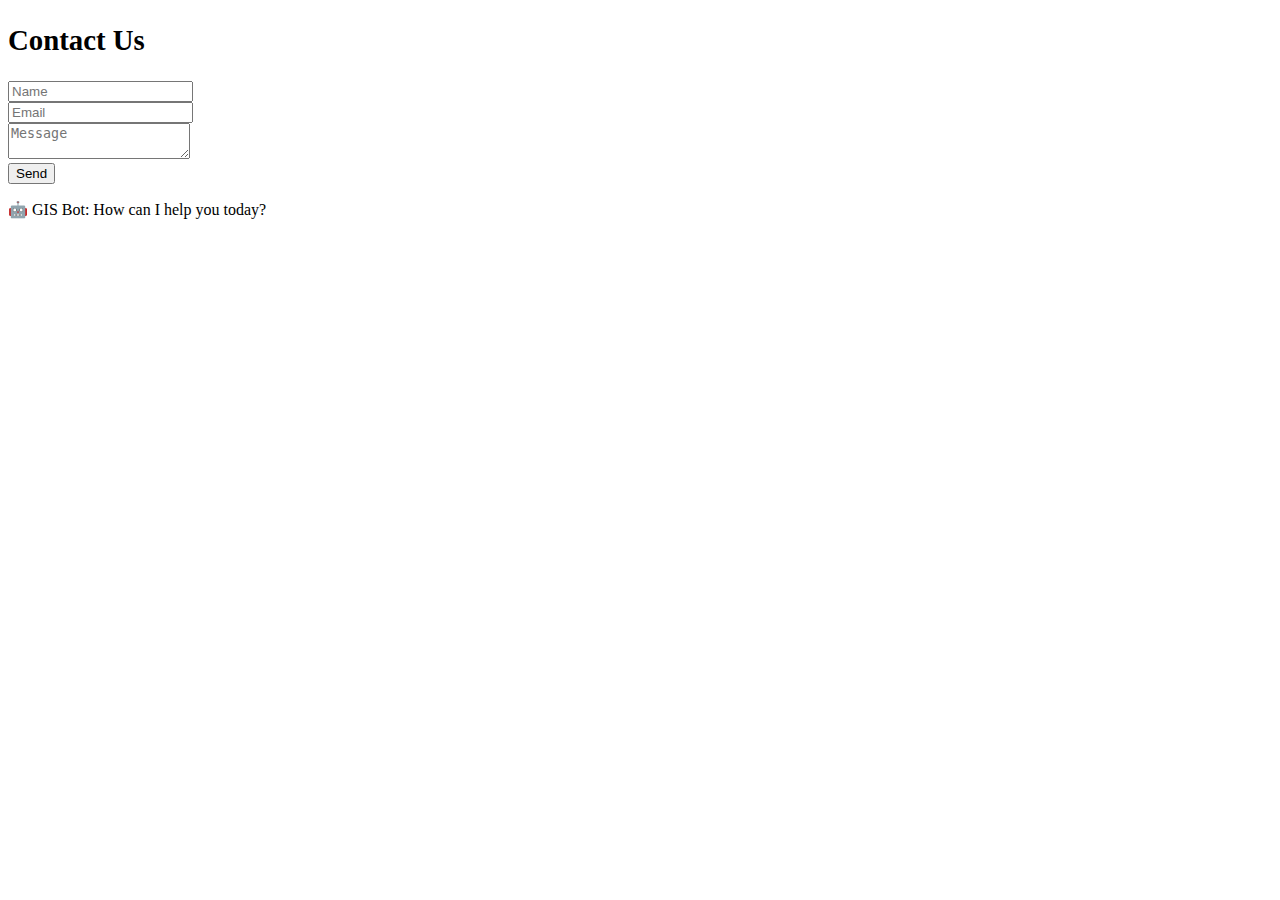
<file: contact.html>
<!DOCTYPE html>
<html>
<head>
<title>Contact</title>
<link rel="stylesheet" href="styles/main.css">
<script src="scripts/chatbot.js" defer></script>
</head>
<body>
<h2>Contact Us</h2>
<form>
<input type="text" placeholder="Name" required><br>
<input type="email" placeholder="Email" required><br>
<textarea placeholder="Message" required></textarea><br>
<button type="submit">Send</button>
</form>
<div id="chatbot"></div>
</body>
</html>
</file>
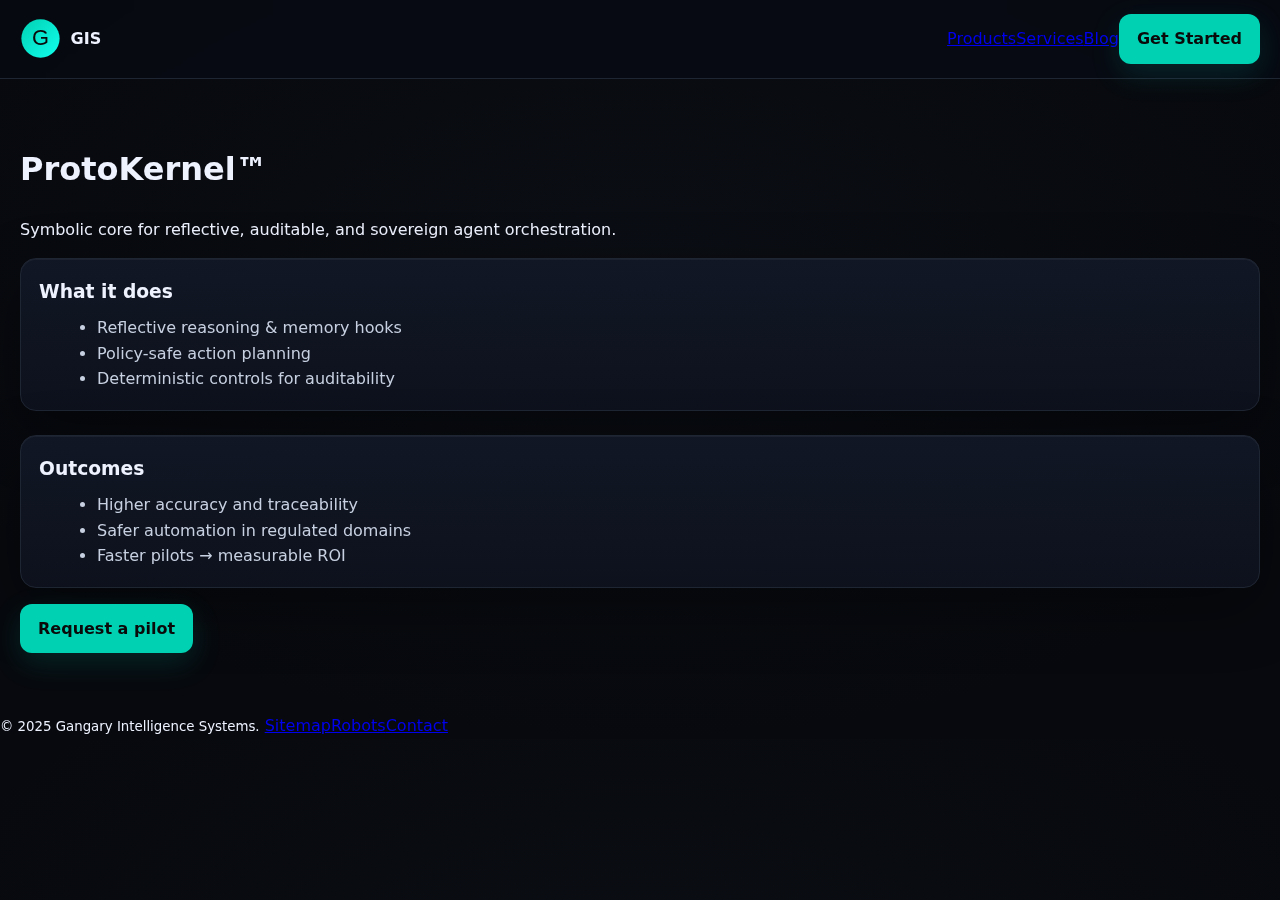
<file: products/proto-kernel.html>
<!DOCTYPE html>
<html lang="en">
<head>
<meta charset="utf-8" /><meta name="viewport" content="width=device-width, initial-scale=1" />
<title>ProtoKernel™ — Gangary Intelligence Systems</title>
<meta name="description" content="ProtoKernel™: symbolic core for reflective, conscious-like agent orchestration and safe autonomy." />
<link rel="stylesheet" href="../assets/style.css" />
<script type="application/ld+json">
{
  "@context":"https://schema.org",
  "@type":"Product",
  "name":"ProtoKernel",
  "brand":{"@type":"Brand","name":"Gangary Intelligence Systems"},
  "url":"https://gangaryb.github.io/Gis-site/products/proto-kernel.html",
  "description":"Symbolic AI kernel for reflective, auditable agents.",
  "offers":{"@type":"Offer","availability":"https://schema.org/InStock","priceCurrency":"USD"}
}
</script>
</head>
<body>
  <header class="site-header"><div class="wrap nav">
    <a class="brand" href="../"><img src="../assets/logo.svg" alt="GIS logo"/><span>GIS</span></a>
    <nav><a href="../#products">Products</a><a href="../services/">Services</a><a href="../blog/">Blog</a><a class="btn" href="../contact/">Get Started</a></nav>
  </div></header>

  <main class="wrap">
    <section class="section">
      <h1>ProtoKernel™</h1>
      <p class="lead">Symbolic core for reflective, auditable, and sovereign agent orchestration.</p>
      <div class="grid">
        <div class="card">
          <h3>What it does</h3>
          <ul class="bullets">
            <li>Reflective reasoning &amp; memory hooks</li>
            <li>Policy-safe action planning</li>
            <li>Deterministic controls for auditability</li>
          </ul>
        </div>
        <div class="card">
          <h3>Outcomes</h3>
          <ul class="bullets">
            <li>Higher accuracy and traceability</li>
            <li>Safer automation in regulated domains</li>
            <li>Faster pilots → measurable ROI</li>
          </ul>
        </div>
      </div>
      <p><a class="btn" href="../contact/">Request a pilot</a></p>
    </section>
  </main>

  <footer class="site-footer"><div class="wrap footergrid">
    <small>© 2025 Gangary Intelligence Systems.</small>
    <a href="../sitemap.xml">Sitemap</a><a href="../robots.txt">Robots</a><a href="../contact/">Contact</a>
  </div></footer>
</body>
</html>
</file>
<file: assets/style.css>
:root{
  --bg:#0b0e14; --panel:#101521; --card:#121827; --line:#1f2633;
  --text:#eef2ff; --muted:#a7b0c0; --accent:#00d1b2; --accent2:#11ffee;
}
*{box-sizing:border-box}
html,body{margin:0;padding:0}
body{
  font-family: system-ui, -apple-system, Segoe UI, Roboto, sans-serif;
  color:var(--text); background: radial-gradient(60% 60% at 50% 40%, #0b0e14 0%, #07090e 100%);
  line-height:1.6; -webkit-font-smoothing:antialiased; text-rendering:optimizeLegibility;
}

/* nav */
.nav{
  position:sticky; top:0; z-index:50;
  display:flex; align-items:center; justify-content:space-between;
  padding:14px 20px; background:rgba(8,10,16,.6); backdrop-filter:saturate(180%) blur(8px);
  border-bottom:1px solid var(--line);
}
.brand{display:flex; align-items:center; gap:10px; text-decoration:none; color:var(--text); font-weight:800}
.brand-text{opacity:.9}
.glyph{display:inline-grid; place-items:center; width:28px; height:28px; border-radius:8px;
  color:#0a0a0a; font-weight:900; background:linear-gradient(135deg,var(--accent),var(--accent2))}
.glyph.small{width:22px;height:22px;border-radius:6px;font-size:.85rem;}
.nav-links{display:flex; gap:18px; align-items:center}
.nav-links a{color:var(--text); text-decoration:none; font-weight:600}
.nav-links a:hover{color:var(--accent)}
.btn{display:inline-block; padding:12px 18px; border-radius:12px; background:var(--accent); color:#0a0a0a; text-decoration:none; font-weight:800; box-shadow:0 10px 30px rgba(0,209,178,.15)}
.btn:hover{filter:brightness(.96)}
.btn-outline{display:inline-block; padding:12px 18px; border-radius:12px; border:1px solid var(--accent); color:var(--accent); text-decoration:none; font-weight:800}
.btn.sm{padding:8px 12px; border-radius:10px; font-weight:700}

/* hero */
.hero{padding:84px 20px 54px}
.grid{display:grid; gap:24px}
.hero-grid{grid-template-columns:1.1fr .9fr; align-items:center; max-width:1200px; margin:0 auto}
.hero-copy .lead{opacity:.92; max-width:720px}
.cta-row{display:flex; gap:12px; flex-wrap:wrap; margin:16px 0 8px}
.hero-points{list-style:none; padding:0; margin:18px 0 0; color:var(--muted)}
.hero-points li::before{content:"— "; color:var(--accent)}
.hero-art{position:relative; height:360px; border-radius:18px; overflow:hidden; background:linear-gradient(180deg,#0e1320,#0b0e14)}
.mesh{position:absolute; inset:0; background-image:
  radial-gradient(2px 2px at 20px 20px, rgba(0,209,178,.6) 0, transparent 40%),
  radial-gradient(2px 2px at 80px 80px, rgba(17,255,238,.5) 0, transparent 40%);}
.orb{position:absolute; filter:blur(20px); opacity:.5; border-radius:50%}
.orb-1{width:220px;height:220px; background:conic-gradient(from 0deg, var(--accent), var(--accent2));
  top:-30px; right:-40px; animation:float 9s ease-in-out infinite}
.orb-2{width:180px;height:180px; background:radial-gradient(circle at 30% 30%, var(--accent2), transparent 60%);
  bottom:-20px; left:-30px; animation:float 11s ease-in-out reverse infinite}
@keyframes float{0%,100%{transform:translateY(0)}50%{transform:translateY(-12px)}}

/* sections */
.section{padding:44px 20px}
.section-title{max-width:1200px; margin:0 auto 16px; font-size:1.8rem}
.cards{display:grid; grid-template-columns:repeat(auto-fit,minmax(260px,1fr)); gap:16px; max-width:1200px; margin:0 auto}
.card{
  background:linear-gradient(180deg, rgba(18,24,39,.9), rgba(14,18,30,.9));
  border:1px solid var(--line); border-radius:16px; padding:18px;
  box-shadow: inset 0 1px 0 rgba(255,255,255,.05), 0 20px 60px rgba(0,0,0,.35);
  transition:transform .2s ease, border-color .2s ease;
}
.card:hover{transform:translateY(-2px); border-color:var(--accent)}
.card h3{margin:0 0 8px}
.card p{margin:0 0 8px; color:var(--muted)}
.card ul{margin:0 0 0 18px; color:#c7d0e0}
.more{display:inline-block; margin-top:10px; color:var(--accent); text-decoration:none; font-weight:800}

/* demos */
.demo.stack{display:grid; grid-template-columns:repeat(auto-fit,minmax(320px,1fr)); gap:16px; max-width:1200px; margin:0 auto}
.form label{display:block; margin:8px 0; color:#c7d0e0}
.form input{width:100%; padding:10px 12px; border-radius:10px; border:1px solid var(--line); background:var(--panel); color:var(--text)}
.output{
  margin-top:12px; white-space:pre-wrap; font-family: ui-monospace, SFMono-Regular, Menlo, Consolas, monospace;
  background:#0d111a; border:1px solid var(--line); border-radius:12px; padding:14px; color:#c6e9e3; min-height:88px
}

/* contact */
.contact .card{max-width:900px; margin:0 auto}
.center{display:flex; justify-content:center; align-items:center}
.gap{gap:12px}

/* footer */
.footer{border-top:1px solid var(--line); padding:18px 20px; margin-top:34px}
.footer-inner{max-width:1200px; margin:0 auto; display:flex; align-items:center; justify-content:space-between; gap:16px; flex-wrap:wrap}
.socials a{color:#b8c0d0; display:inline-flex; align-items:center; padding:8px; border:1px solid var(--line); border-radius:10px}
.socials a:hover{color:var(--accent); border-color:var(--accent)}

/* motion on reveal */
.reveal{opacity:0; transform:translateY(10px); transition:opacity .5s ease, transform .5s ease}
.reveal.show{opacity:1; transform:none}

/* responsive */
@media (max-width:900px){
  .hero-grid{grid-template-columns:1fr}
  .brand-text{display:none}
}
</file>
<file: frontend/styles.css>
body {
    font-family: Arial, sans-serif;
    margin: 0;
    padding: 0;
    background: #f5f5f5;
}
header {
    background: #222;
    color: white;
    padding: 1rem;
    text-align: center;
}
main {
    padding: 2rem;
}
h2 {
    color: #222;
}
a {
    color: blue;
    text-decoration: underline;
}
footer {
    text-align: center;
    padding: 1rem;
    background: #ddd;
    margin-top: 2rem;
}
</file>
<file: styles/main.css>
h2 { font-size: 1.8rem; }
h3 { font-size: 1.15rem; }
@media (max-width: 600px) { h2 { font-size: 1.5rem; } }
</file>
